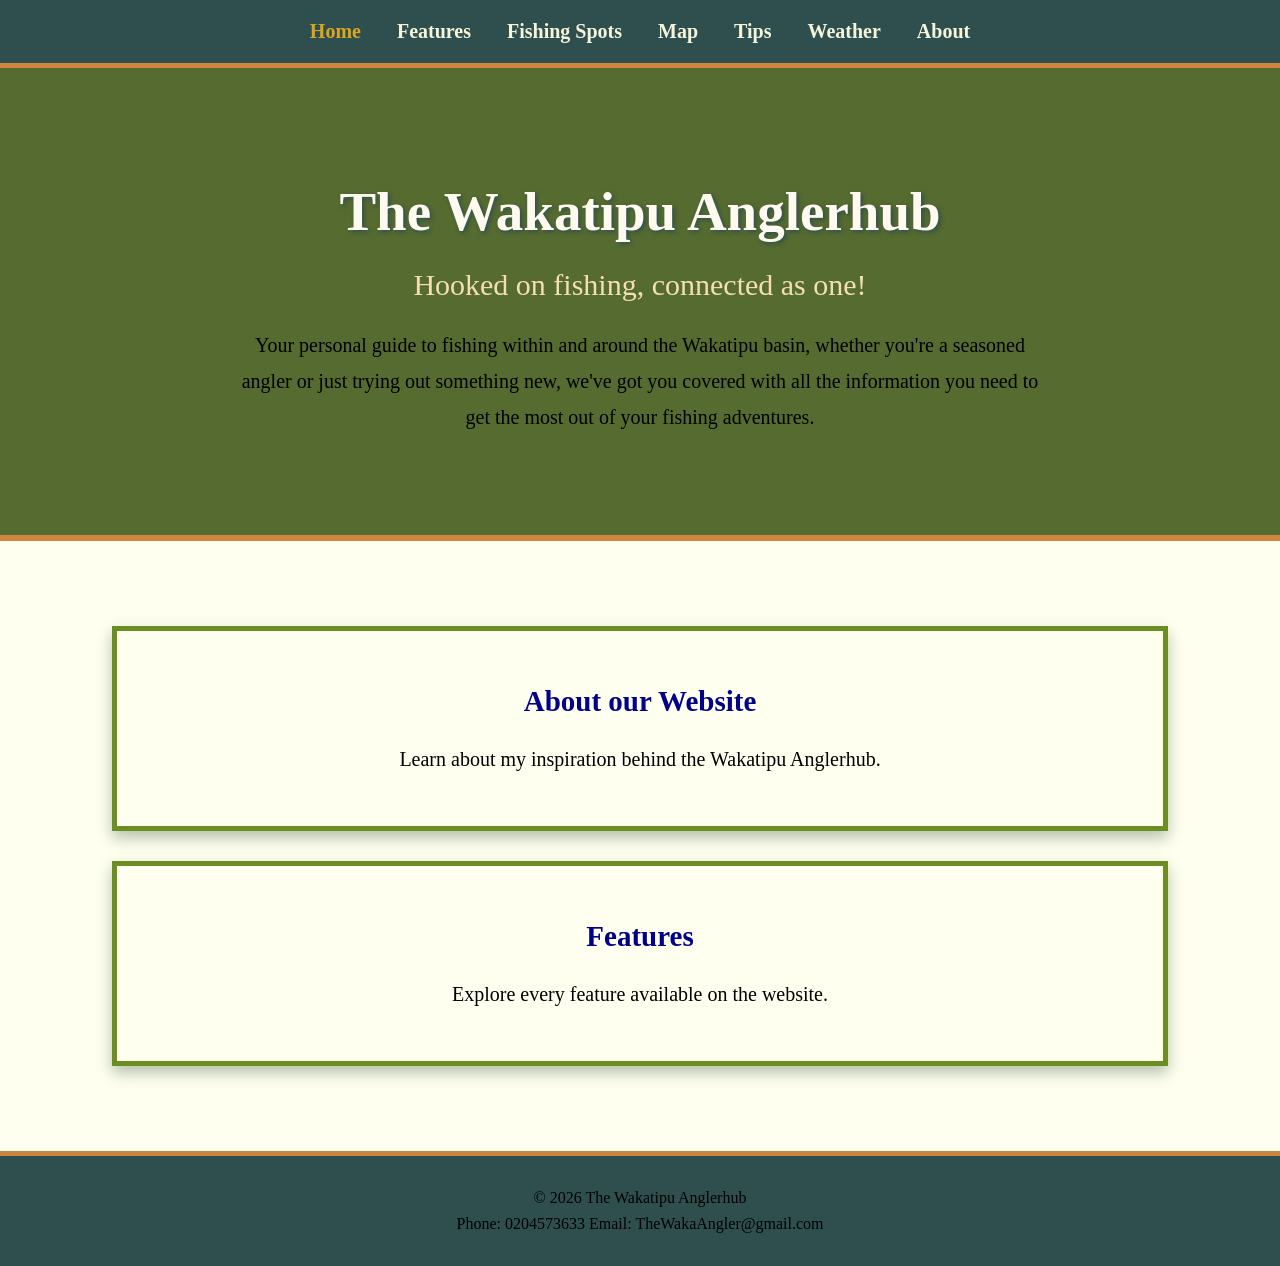
<file: index.html>
<!DOCTYPE html>
<html>
<head>
    <title> Home </title>
    <link rel="stylesheet" href="style.css">
</head>

<body>

    <nav> <!--Main navbar that would be shown across all pages-->
        <a href="index.html", class="nav-link active">Home</a>
         <a href="Features.html", class="nav-link">Features</a>
        <a href="fishingspots.html", class="nav-link">Fishing Spots</a>
        <a href="map.html", class="nav-link">Map</a>
        <a href="tips.html", class="nav-link">Tips</a>
        <a href="weather.html", class="nav-link">Weather</a>
        <a href="about.html", class="nav-link">About</a>
    </nav>

    <header>
        <h1> The Wakatipu Anglerhub </h1>
        <h2> Hooked on fishing, connected as one!</h2>

        <p>
            Your personal guide to fishing within and around the Wakatipu basin, whether you're a seasoned angler or just trying out something new, we've got you covered with all the information you need to get the most out of your fishing adventures.
        </p>
    </header>

    <section>
<!-- Using <a as a button that i can add text to so that it is easy for me to add hiver effects when the user goes over with the cursor to read information on the button which makes it clear that they need to click it which links directly to the cutom cursor which I added-->
        <a href="about.html" class="box-link">
            <div class="box">
                <h2> About our Website </h2>
                <!--Using clear language to keep the website looking clean and legible-->
                <p>
                    Learn about my inspiration behind the Wakatipu Anglerhub.
                </p>
            </div>
        </a>
        <a href="features.html" class="box-link">
            <div class="box">
                <h2> Features </h2>

                <p>
                    Explore every feature available on the website.
                </p>
            </div>

        </a>

    </section>

    <footer>
        <p>&copy; 2026 The Wakatipu Anglerhub</p>   <!--Added copyright symbol to give the website that overall professional loook and feeling-->
         <p>Phone: 0204573633 Email: TheWakaAngler@gmail.com</p>
    </footer>

</body>
</html>
</file>
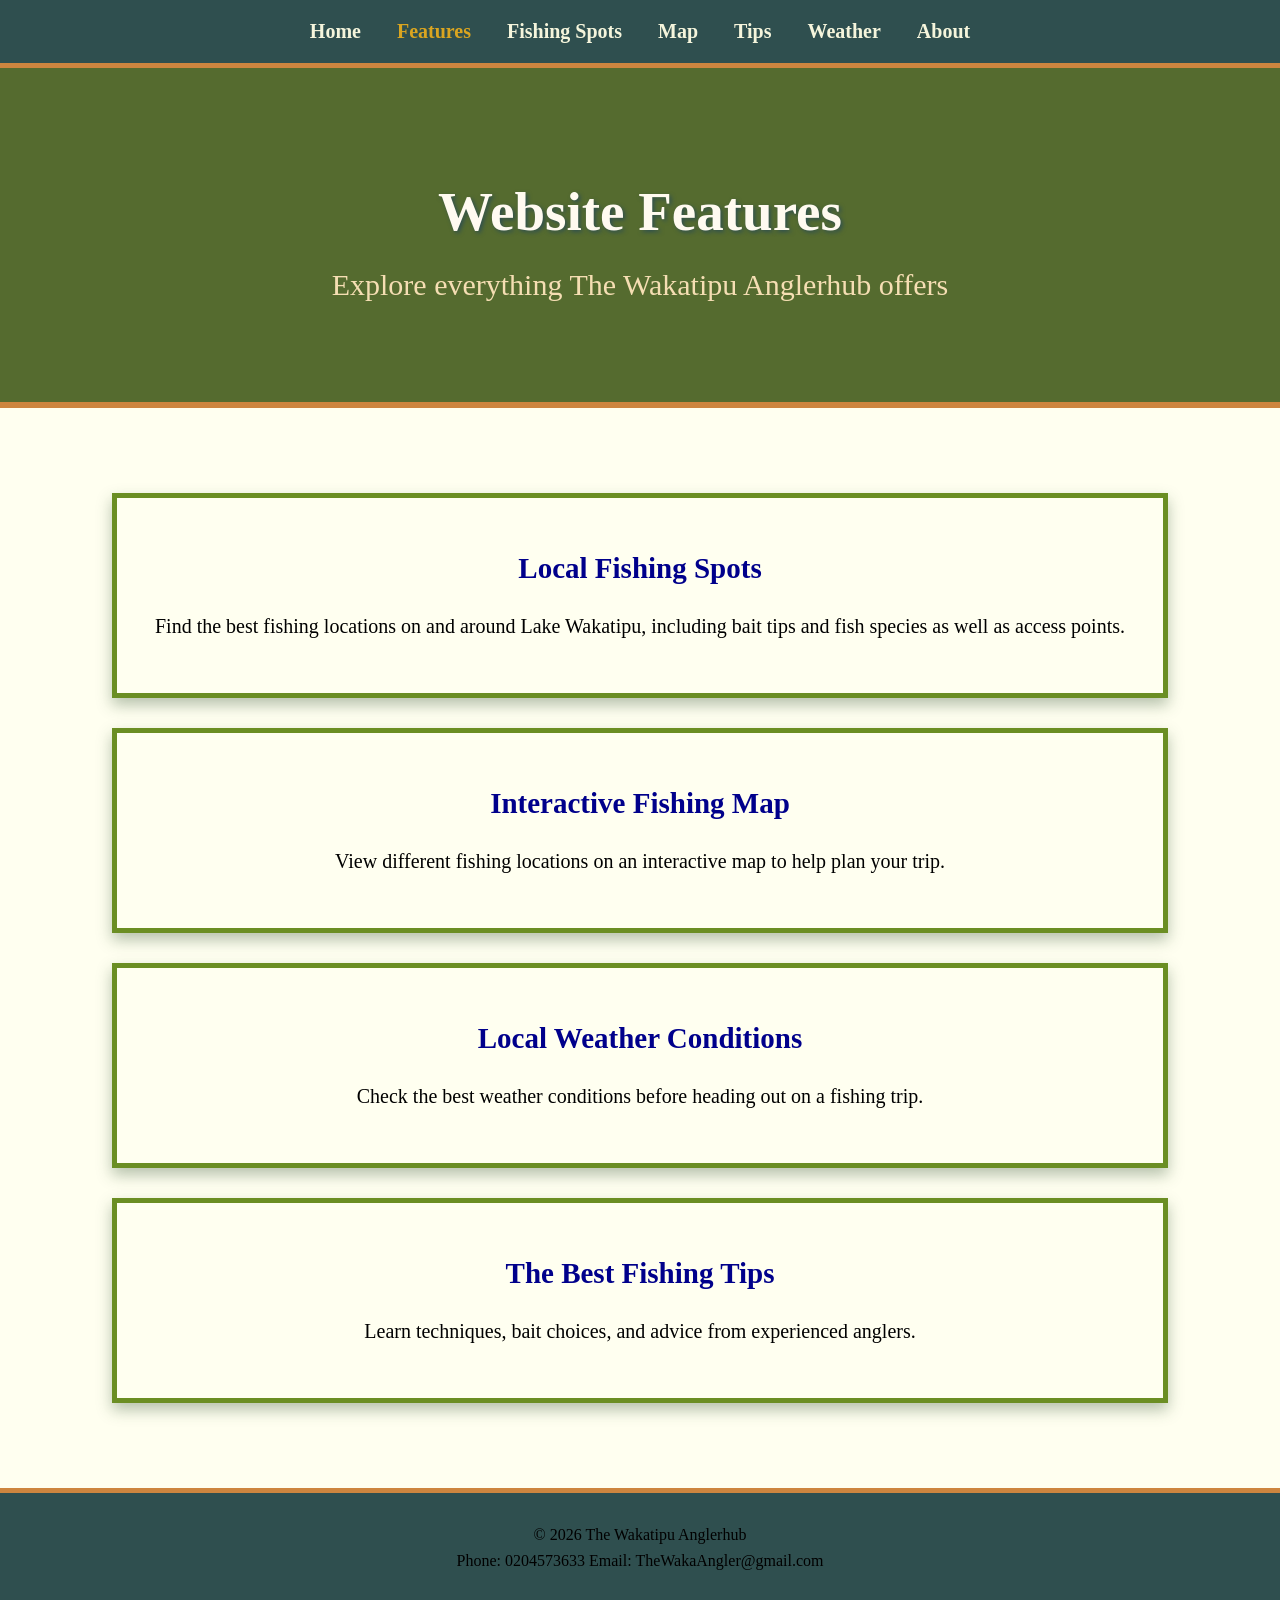
<file: Features.html>
<!DOCTYPE html>
<html>
<head>
    <title> Features </title>
    <link rel="stylesheet" href="style.css">
</head>

<body>

    <nav>
        <a href="index.html", class="nav-link">Home</a>
        <a href="Features.html", class="nav-link active">Features</a>
        <a href="fishingspots.html", class="nav-link">Fishing Spots</a>
        <a href="map.html", class="nav-link">Map</a>
        <a href="tips.html", class="nav-link">Tips</a>
        <a href="weather.html", class="nav-link">Weather</a>
        <a href="about.html", class="nav-link">About</a>
    </nav>

    <header>
        <h1>Website Features</h1>
        <h2>Explore everything The Wakatipu Anglerhub offers</h2>
    </header>

    <section>

        <a href="fishingspots.html" class="box-link">
            <div class="box">
                <h2>Local Fishing Spots</h2>
                <p>
                    Find the best fishing locations on and around Lake Wakatipu,
                    including bait tips and fish species as well as access points.
                </p>
            </div>
        </a>

        <a href="map.html" class="box-link">
            <div class="box">
                <h2>Interactive Fishing Map</h2>
                <p>
                    View different fishing locations on an interactive map to help plan your trip.
                </p>
            </div>
        </a>

        <a href="weather.html" class="box-link">
            <div class="box">
                <h2>Local Weather Conditions</h2>
                <p>
                    Check the best weather conditions before heading out on a fishing trip.
                </p>
            </div>
        </a>

        <a href="tips.html" class="box-link">
            <div class="box">
                <h2>The Best Fishing Tips</h2>
                <p>
                    Learn techniques, bait choices, and advice from experienced anglers.
                </p>
            </div>
        </a>

    </section>

    <footer>
        <p>&copy; 2026 The Wakatipu Anglerhub</p>
         <p>Phone: 0204573633 Email: TheWakaAngler@gmail.com</p>
    </footer>

</body>
</html>
</file>
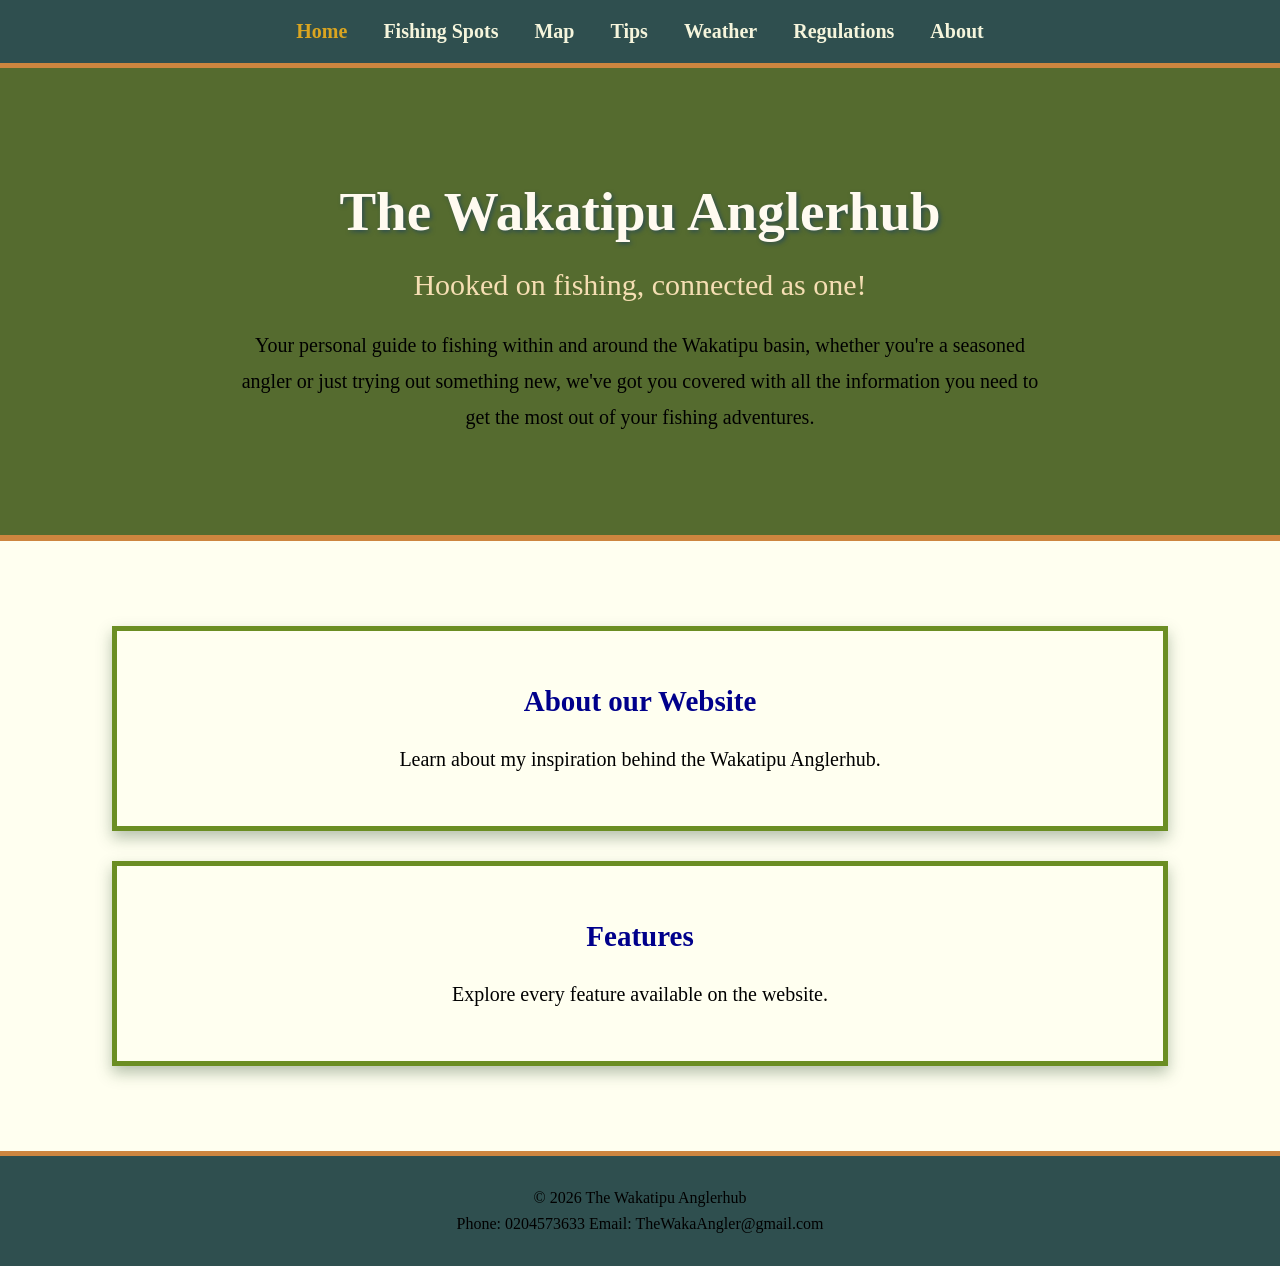
<file: Home.html>
<!DOCTYPE html>
<html>
<head>
    <title> Home </title>
    <link rel="stylesheet" href="style.css">
</head>

<body>

    <nav>
        <a href="Home.html", class="nav-link active">Home</a>
        <a href="fishingspots.html", class="nav-link">Fishing Spots</a>
        <a href="map.html", class="nav-link">Map</a>
        <a href="tips.html", class="nav-link">Tips</a>
        <a href="weather.html", class="nav-link">Weather</a>
        <a href="Regulations.html", class="nav-link">Regulations</a>
        <a href="about.html", class="nav-link">About</a>
    </nav>

    <header>
        <h1> The Wakatipu Anglerhub </h1>
        <h2> Hooked on fishing, connected as one! </h2>

        <p>
            Your personal guide to fishing within and around the Wakatipu basin, whether you're a seasoned angler or just trying out something new, we've got you covered with all the information you need to get the most out of your fishing adventures.
        </p>
    </header>

    <section>

        <a href="about.html" class="box-link">
            <div class="box">
                <h2> About our Website </h2>
                <!--Using clear language to keep the website looking clean and legible-->
                <p>
                    Learn about my inspiration behind the Wakatipu Anglerhub.
                </p>
            </div>
        </a>
        <a href="features.html" class="box-link">
            <div class="box">
                <h2> Features </h2>

                <p>
                    Explore every feature available on the website.
                </p>
            </div>

        </a>

    </section>

    <footer>
        <p>&copy; 2026 The Wakatipu Anglerhub</p>   <!--Added copyright symbol to give the website that overall professional loook and feeling-->
         <p>Phone: 0204573633 Email: TheWakaAngler@gmail.com</p>
    </footer>

</body>
</html>
</file>
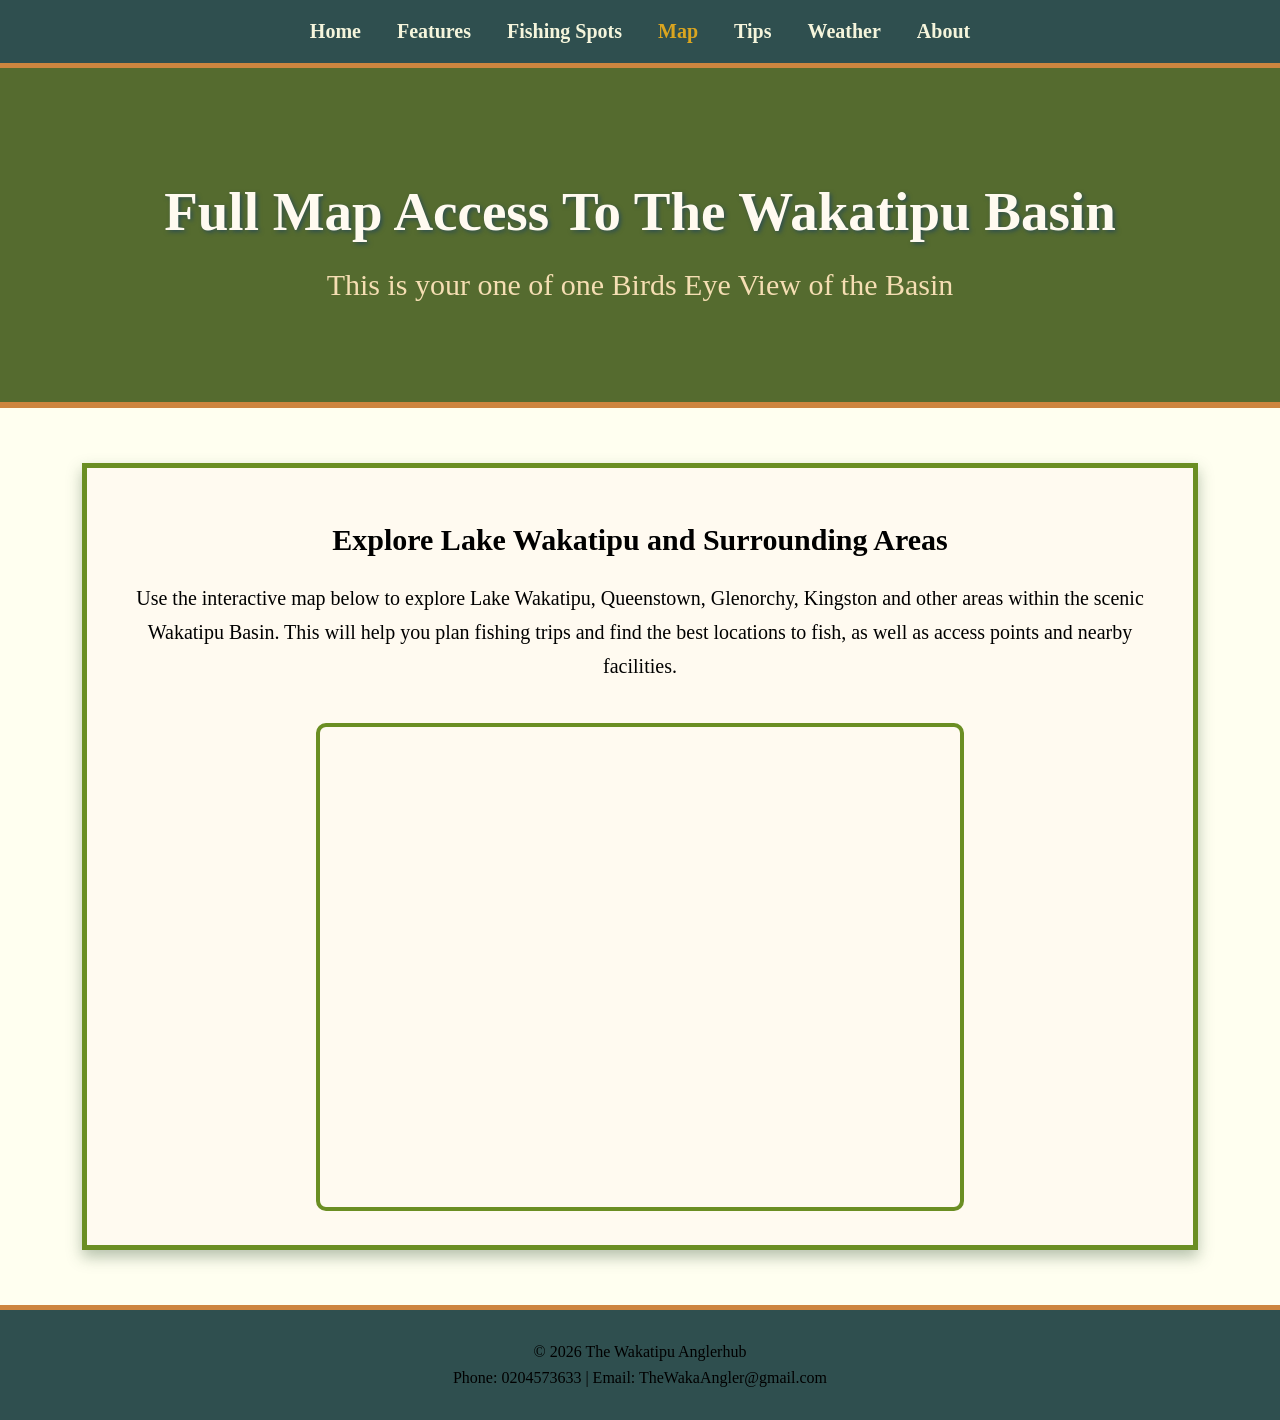
<file: map.html>
<!DOCTYPE html>
<html>
<head>
    <title>Map</title>
    <link rel="stylesheet" href="style.css">
</head>

<body>

    <nav>
        <a href="index.html" class="nav-link">Home</a>
        <a href="Features.html", class="nav-link">Features</a>
        <a href="fishingspots.html" class="nav-link">Fishing Spots</a>
        <a href="map.html" class="nav-link active">Map</a>
        <a href="tips.html" class="nav-link">Tips</a>
        <a href="weather.html" class="nav-link">Weather</a>
        <a href="about.html" class="nav-link">About</a>
    </nav>

    <header>
        <h1>Full Map Access To The Wakatipu Basin</h1>
        <h2>This is your one of one Birds Eye View of the Basin</h2>
    </header>

    <section class="map-section">
        <div class="map-box">
            <h2>Explore Lake Wakatipu and Surrounding Areas</h2>
            <p>
                Use the interactive map below to explore Lake Wakatipu,
                Queenstown, Glenorchy, Kingston and other areas within the scenic Wakatipu Basin.
                This will help you plan fishing trips and find the best locations to fish, 
                as well as access points and nearby facilities.
            </p>
          <iframe src="https://www.google.com/maps/d/embed?mid=1rYu-Kmc1EUdPztV0Gmvo1_e8vcNS12w&ehbc=2E312F" width="640" height="480"></iframe>
        </div>
<!-- This section of code is the link to my custom imbeded map which points to the exact spots mentioned on the fishing spots page-->
    </section>

    <footer>
        <p>&copy; 2026 The Wakatipu Anglerhub</p>
        <p>Phone: 0204573633 | Email: TheWakaAngler@gmail.com</p>
    </footer>

</body>
</html>
</file>
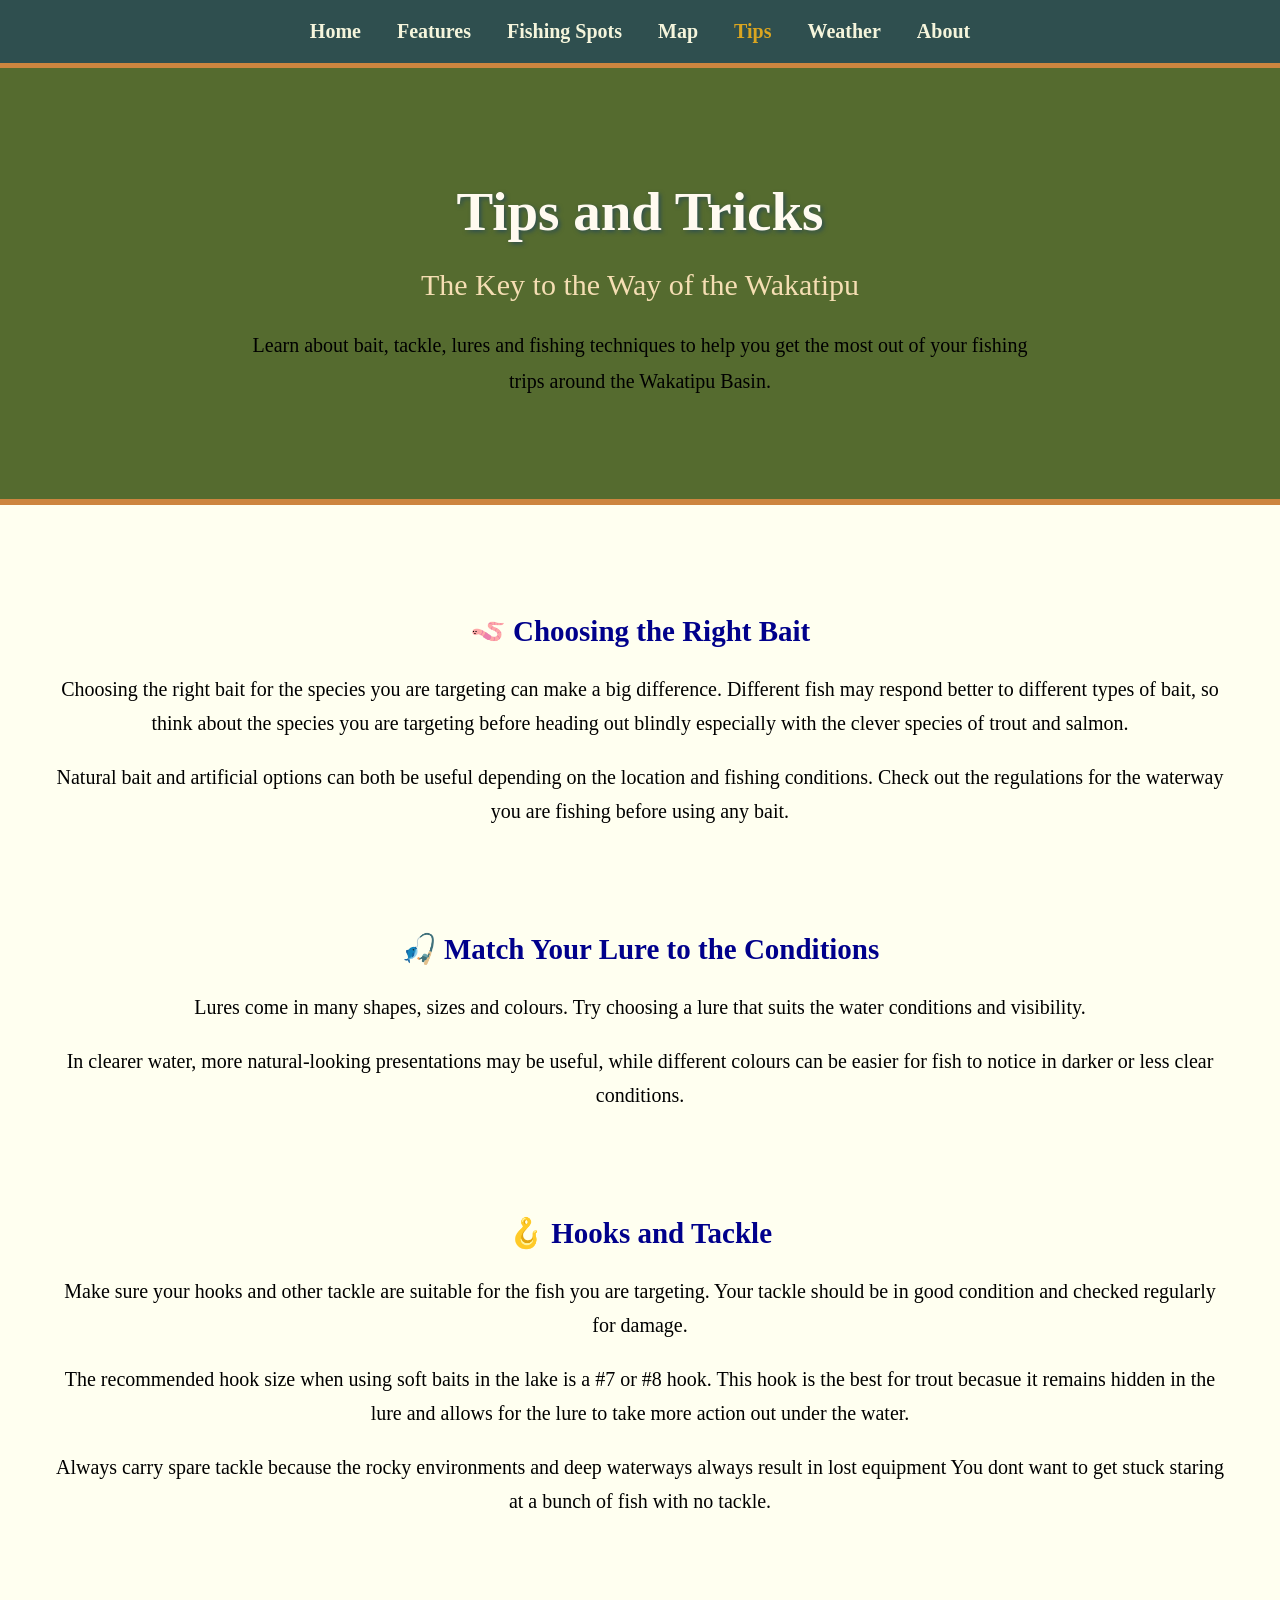
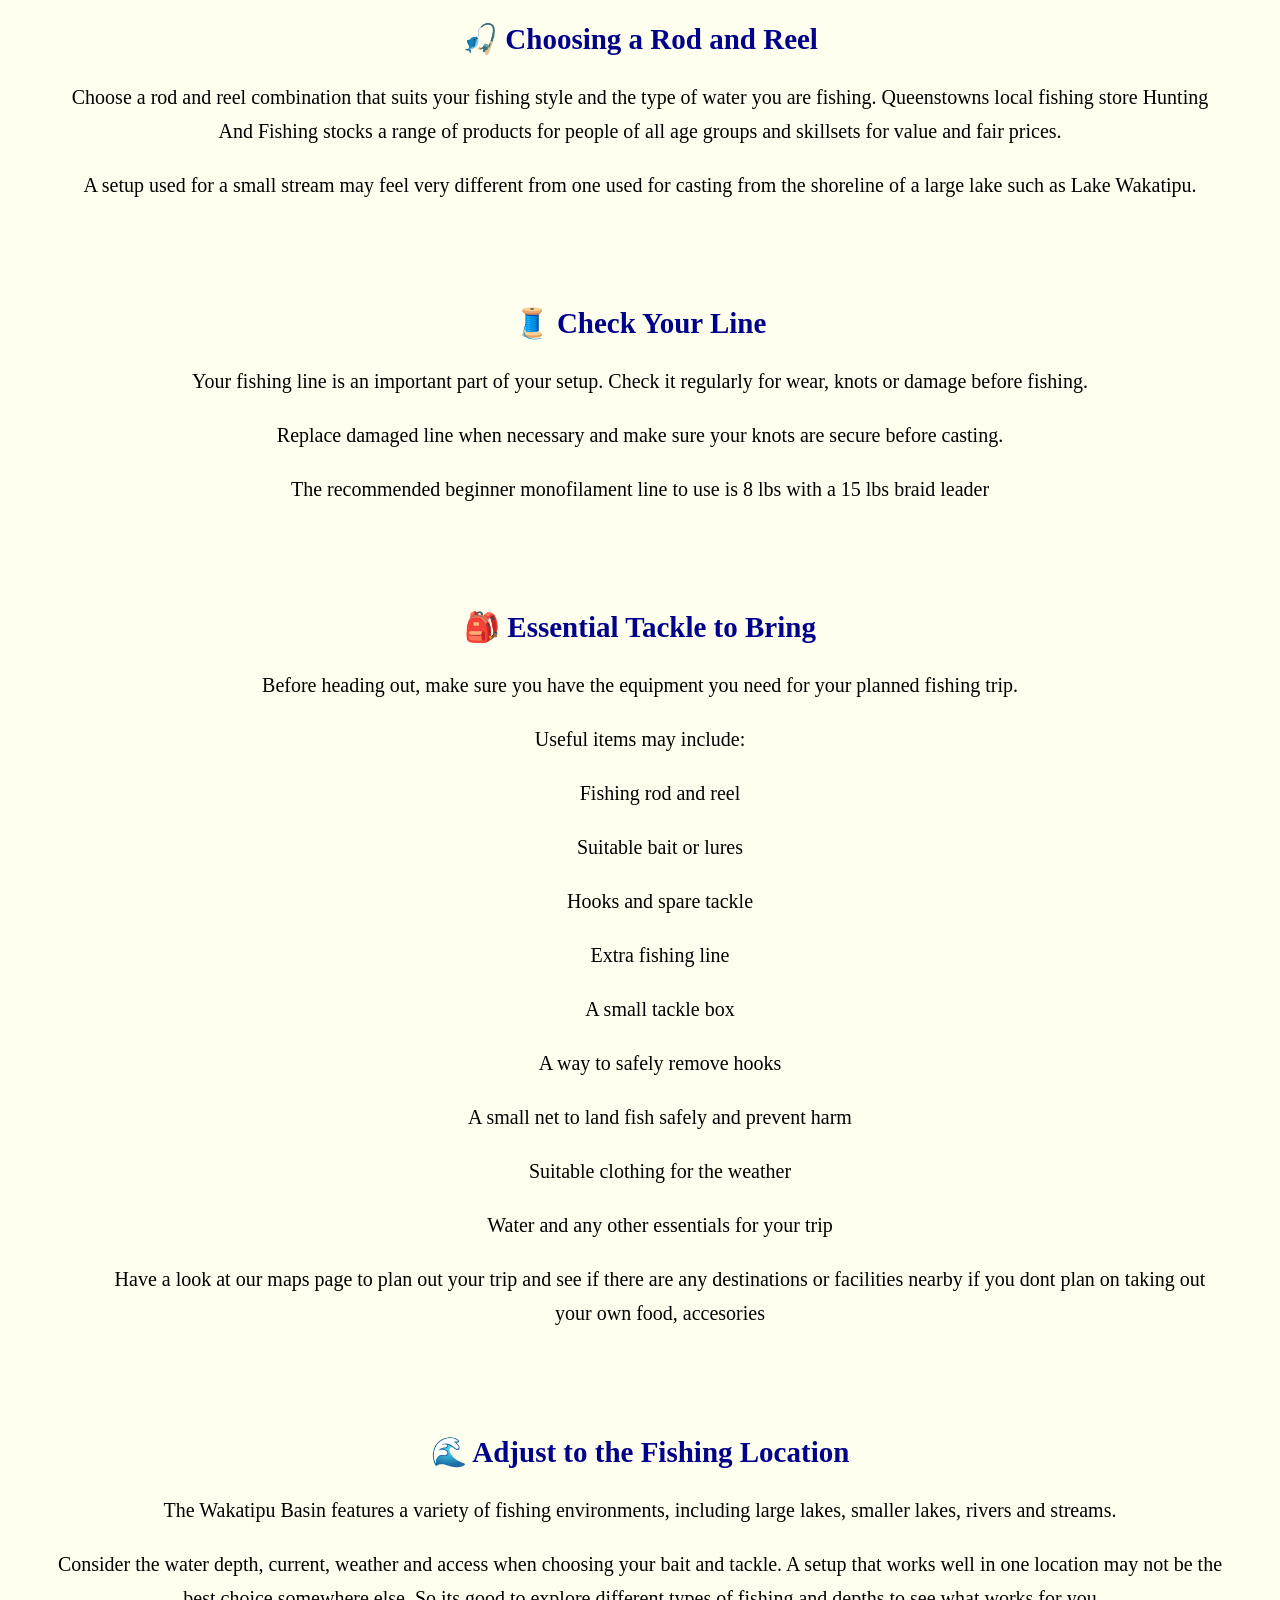
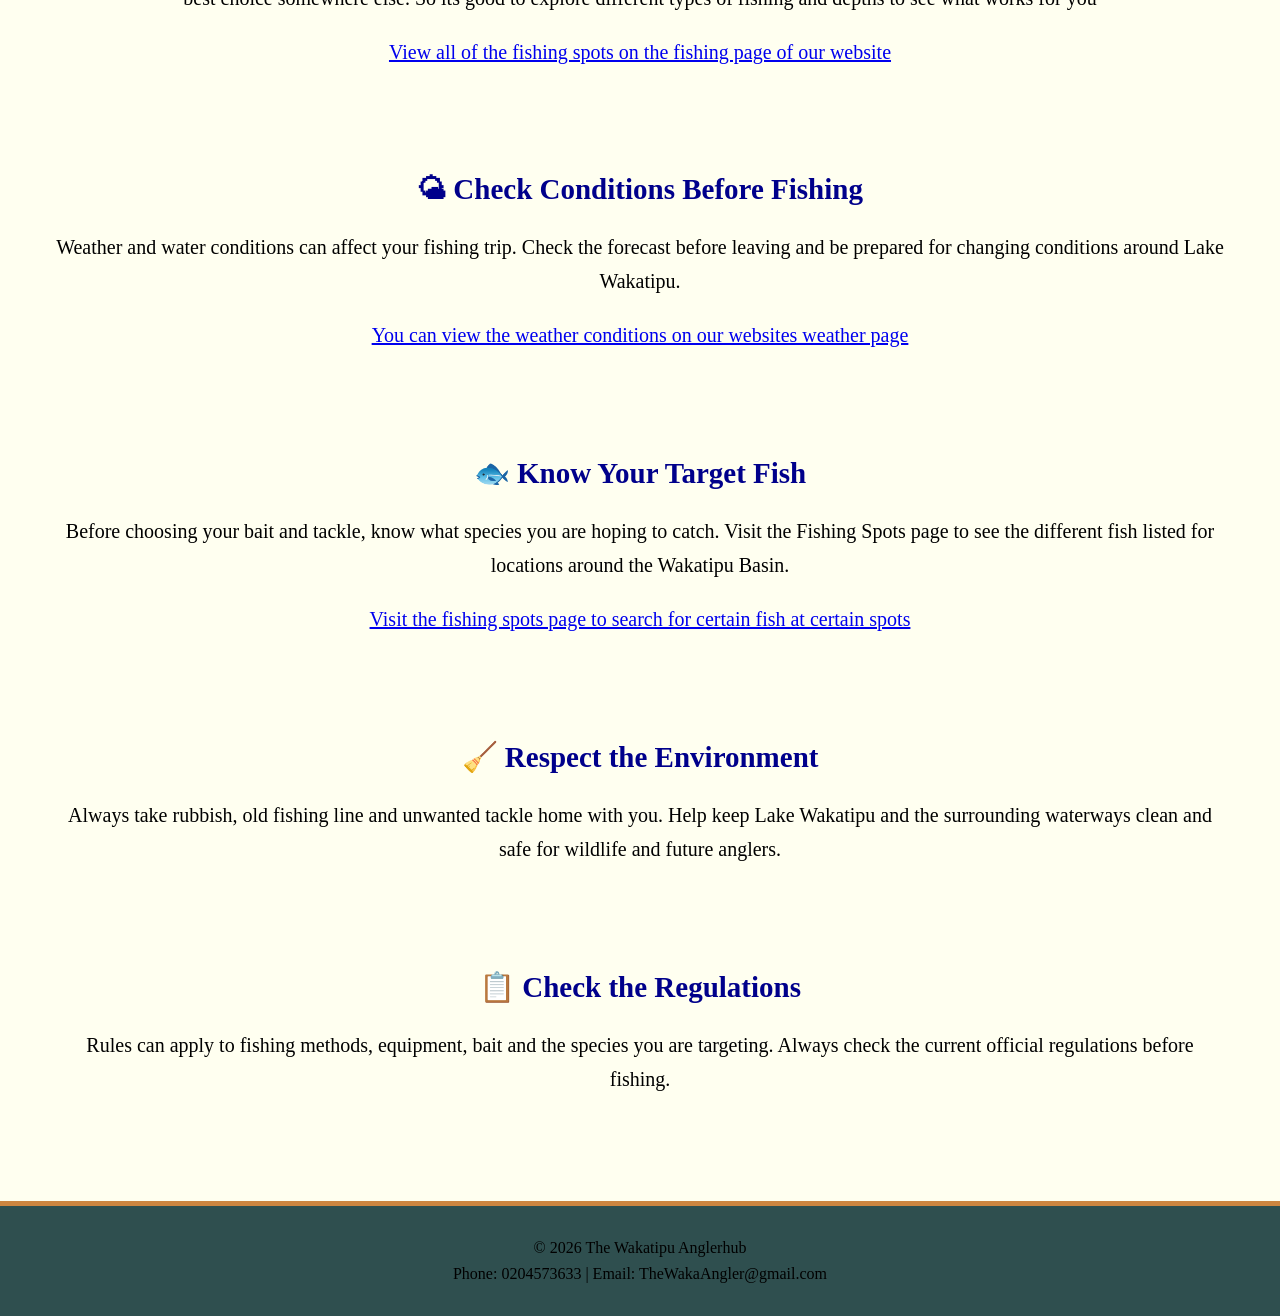
<file: tips.html>
<!DOCTYPE html>
<html lang="en">
<head>
    <title>Tips and Tricks | The Wakatipu Anglerhub</title>
    <link rel="stylesheet" href="style.css">
</head>

<body>

    <nav>
            <a href="index.html" class="nav-link">Home</a>
            <a href="Features.html", class="nav-link">Features</a>
            <a href="fishingspots.html" class="nav-link">Fishing Spots</a>
            <a href="map.html" class="nav-link">Map</a>
            <a href="tips.html" class="nav-link active">Tips</a>
            <a href="weather.html" class="nav-link">Weather</a>
            <a href="about.html" class="nav-link">About</a>
    </nav>

    <header>
        <h1>Tips and Tricks</h1>
        <h2>The Key to the Way of the Wakatipu</h2>

        <p>
            Learn about bait, tackle, lures and fishing techniques to help you
            get the most out of your fishing trips around the Wakatipu Basin.
        </p>
    </header>

    <section>

        <div class="box">
            <h2>🪱 Choosing the Right Bait</h2>

            <p>
                Choosing the right bait for the species you are targeting can make a big difference. 
                Different fish may respond better to different types of bait, so think
                about the species you are targeting before heading out blindly especially with the 
                clever species of trout and salmon.
            </p>

            <p>
                Natural bait and artificial options can both be useful depending
                on the location and fishing conditions. Check out the regulations
                for the waterway you are fishing before using any bait.
            </p>
        </div>

        <div class="box">
            <h2>🎣 Match Your Lure to the Conditions</h2>

            <p>
                Lures come in many shapes, sizes and colours. Try choosing a
                lure that suits the water conditions and visibility.
            </p>

            <p>
                In clearer water, more natural-looking presentations may be
                useful, while different colours can be easier for fish to notice
                in darker or less clear conditions.
            </p>
        </div>

        <div class="box">
            <h2>🪝 Hooks and Tackle</h2>

            <p>
                Make sure your hooks and other tackle are suitable for the fish
                you are targeting. Your tackle should be in good condition and
                checked regularly for damage.
            </p>

            <p>
                The recommended hook size when using soft baits in the lake is a #7 or #8 hook. 
                This hook is the best for trout becasue it remains hidden in the lure and allows 
                for the lure to take more action out under the water.
            </p>

            <p>
                Always carry spare tackle because the rocky environments and deep waterways always result in lost equipment
                You dont want to get stuck staring at a bunch of fish with no tackle.
            </p>
        </div>

        <div class="box">
            <h2>🎣 Choosing a Rod and Reel</h2>

            <p>
                Choose a rod and reel combination that suits your fishing style
                and the type of water you are fishing. Queenstowns local fishing store 
                Hunting And Fishing stocks a range of products for people of all age groups
                and skillsets for value and fair prices.
            </p>

            <p>
                A setup used for a small stream may feel very different from
                one used for casting from the shoreline of a large lake such as
                Lake Wakatipu.
            </p>
        </div>

        <div class="box">
            <h2>🧵 Check Your Line</h2>

            <p>
                Your fishing line is an important part of your setup. Check it
                regularly for wear, knots or damage before fishing.
            </p>

            <p>
                Replace damaged line when necessary and make sure your knots
                are secure before casting.
            </p>

            <p>
                The recommended beginner monofilament line to use is 8 lbs with a 15 lbs braid leader
            </p>
        </div>

        <div class="box">
            <h2>🎒 Essential Tackle to Bring</h2>

            <p>
                Before heading out, make sure you have the equipment you need
                for your planned fishing trip.
            </p>

            <p>
                Useful items may include:
            </p>

            <ul class="tips-list">
                <p>Fishing rod and reel </p>
                <p>Suitable bait or lures </p>
                <p>Hooks and spare tackle </p>
                <p>Extra fishing line </p>
                <p>A small tackle box </p>
                <p>A way to safely remove hooks </p>
                <p>A small net to land fish safely and prevent harm </p>
                <p>Suitable clothing for the weather </p>
                <p>Water and any other essentials for your trip </p>
                <p>Have a look at our maps page to plan out your trip and see if there are any destinations or facilities nearby if you dont plan on taking out your own food, accesories <e class="t c"></e> </p>
            </ul>
        </div>

        <div class="box">
            <h2>🌊 Adjust to the Fishing Location</h2>

            <p>
                The Wakatipu Basin features a variety of fishing environments,
                including large lakes, smaller lakes, rivers and streams.
            </p>

            <p>
                Consider the water depth, current, weather and access when
                choosing your bait and tackle. A setup that works well in one
                location may not be the best choice somewhere else. So its good
                to explore different types of fishing and depths to see what works
                for you
            </p>

            <p>
                <a href="fishingspots.html"> View all of the fishing spots on the fishing page of our website</a>
            </p>
        </div>

        <div class="box">
            <h2>🌤 Check Conditions Before Fishing</h2>

            <p>
                Weather and water conditions can affect your fishing trip.
                Check the forecast before leaving and be prepared for changing
                conditions around Lake Wakatipu.
            </p>

            <p>
                <a href="weather.html">You can  view the weather conditions on our websites weather page</a>
            </p>
        </div>

        <div class="box">
            <h2>🐟 Know Your Target Fish</h2>

            <p>
                Before choosing your bait and tackle, know what species you
                are hoping to catch. Visit the Fishing Spots page to see the
                different fish listed for locations around the Wakatipu Basin.
            </p>

            <p> 
                <a href="fishingspots.html"> Visit the fishing spots page to search for certain fish at certain spots</a>
            </p>
        </div>

        <div class="box">
            <h2>🧹 Respect the Environment</h2>

            <p>
                Always take rubbish, old fishing line and unwanted tackle home
                with you. Help keep Lake Wakatipu and the surrounding waterways
                clean and safe for wildlife and future anglers.
            </p>
        </div>

        <div class="box">
            <h2>📋 Check the Regulations</h2>

            <p>
                Rules can apply to fishing methods, equipment, bait and the
                species you are targeting. Always check the current official
                regulations before fishing.
            </p>

    </section>

    <footer>
        <p>&copy; 2026 The Wakatipu Anglerhub</p>
        <p>Phone: 0204573633 | Email: TheWakaAngler@gmail.com</p>
    </footer>

</body>

</html>
</file>
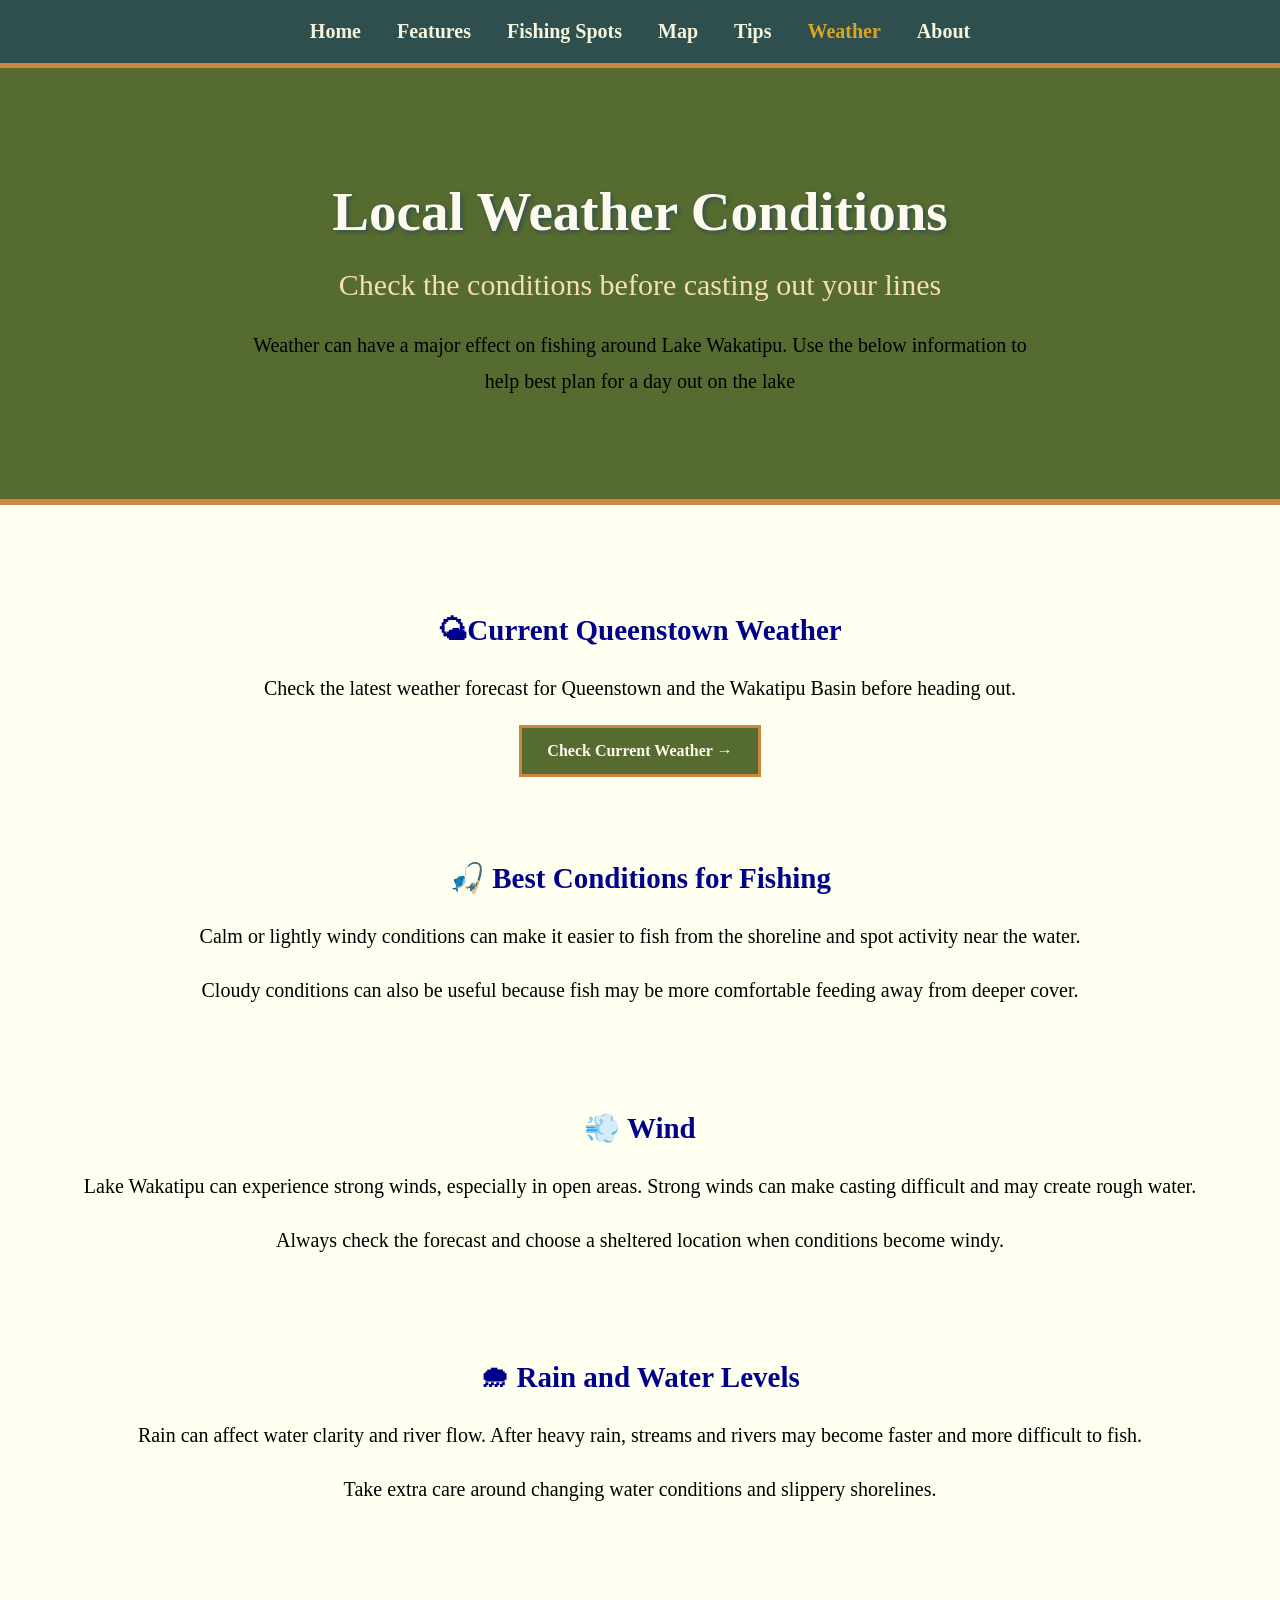
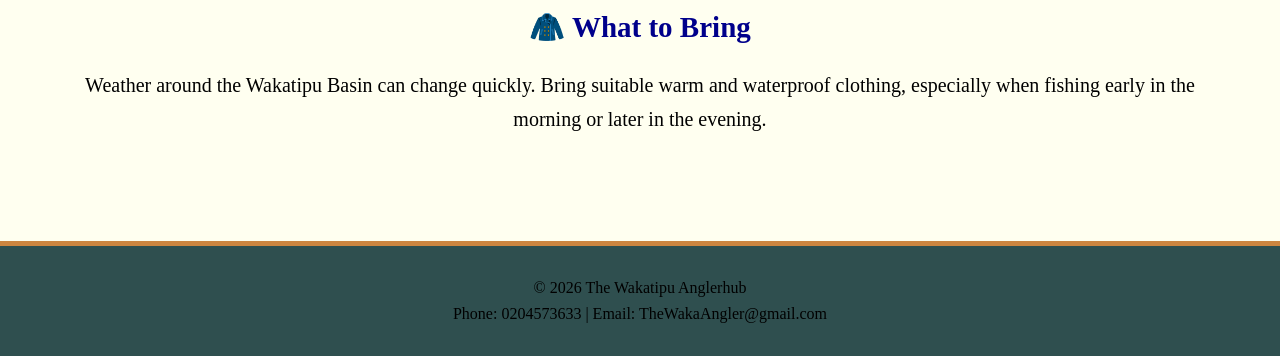
<file: weather.html>
<!DOCTYPE html>
<html>
<head>
    <title>Weather | The Wakatipu Anglerhub</title>
    <link rel="stylesheet" href="style.css">
</head>

<body>

    <nav>
            <a href="index.html" class="nav-link">Home</a>
            <a href="Features.html", class="nav-link">Features</a>
            <a href="fishingspots.html" class="nav-link">Fishing Spots</a>
            <a href="map.html" class="nav-link">Map</a>
            <a href="tips.html" class="nav-link">Tips</a>
            <a href="weather.html" class="nav-link active">Weather</a>
            <a href="about.html" class="nav-link">About</a>
    </nav>

    <header>
        <h1>Local Weather Conditions</h1>
        <h2>Check the conditions before casting out your lines</h2>

        <p>
            Weather can have a major effect on fishing around Lake Wakatipu.
             Use the below information to help best plan for a day out on the lake
        </p>
    </header>

    <section>

        <div class="box weather-card">
            <h2>🌤Current Queenstown Weather</h2>

            <p>
                Check the latest weather forecast for Queenstown and the
                Wakatipu Basin before heading out.
            </p>

            <a class="weather-button"
               href="https://www.accuweather.com/en/nz/queenstown/249932/weather-forecast/249932"
               target="_blank">
                Check Current Weather →
            </a>
        </div>

        <div class="box">
            <h2>🎣 Best Conditions for Fishing</h2>

            <p>
                Calm or lightly windy conditions can make it easier to fish
                from the shoreline and spot activity near the water.
            </p>

            <p>
                Cloudy conditions can also be useful because fish may be more
                comfortable feeding away from deeper cover.
            </p>
        </div>

        <div class="box">
            <h2>💨 Wind</h2>

            <p>
                Lake Wakatipu can experience strong winds, especially in open
                areas. Strong winds can make casting difficult and may create
                rough water.
            </p>

            <p>
                Always check the forecast and choose a sheltered location when
                conditions become windy.
            </p>
        </div>

        <div class="box">
            <h2>🌧 Rain and Water Levels</h2>

            <p>
                Rain can affect water clarity and river flow. After heavy rain,
                streams and rivers may become faster and more difficult to fish.
            </p>

            <p>
                Take extra care around changing water conditions and slippery
                shorelines.
            </p>
        </div>

        <div class="box">
            <h2>🧥 What to Bring</h2>

            <p>
                Weather around the Wakatipu Basin can change quickly. Bring
                suitable warm and waterproof clothing, especially when fishing
                early in the morning or later in the evening.
            </p>
        </div>

    </section>

    <footer>
        <p>&copy; 2026 The Wakatipu Anglerhub</p>
        <p>Phone: 0204573633 | Email: TheWakaAngler@gmail.com</p>
    </footer>

</body>

</html>
</file>
<file: style.css>
body{
    margin: 0;
    font-family: Georgia, 'Times New Roman', Times, serif;
    background-color: beige;
    color: darkolivegreen;
}

nav{
    background-color: darkslategray;
    padding: 20px 10px;
    text-align: center;
    border-bottom: 5px solid peru;
    position: sticky;
    top: 0;
    z-index: 1000;
}

nav a{
    color: beige;
    text-decoration: none;
    margin: 11px 16px;
    font-size: 20px;
    font-weight: bold;
}

.nav-link{
    transition: 0.67s ease;
}

.nav-link:hover,
.nav-link.active {
    color: goldenrod;
}

header{
    text-align: center;
    padding: 75px 25px;
    background-color: darkolivegreen;
    color: floralwhite;
    border-bottom: 6px solid peru;
}

header h1{
    font-size: 55px;
    margin-bottom: 10px;
    text-shadow: 2px 2px 4px darkslategray;
}

header h2{
    font-size: 30px; /* Fixed typo from 30spx */
    font-weight: normal;
    color: wheat;
}

header p{
    max-width: 800px;
    margin: 25px auto;
    font-size: 20px;
    line-height: 1.8;
}

section{
    padding: 55px 25px;
    text-align: center;
    background-color: ivory;
}

p{
    text-align: center;
    color:black;
}

.box-link{
    text-decoration: none;
    color:darkblue;
    display: block;
    width: 85%;
    margin: 30px auto;
    background-size: cover;
    background-position: center;
    background-repeat: no-repeat;
    border: 5px solid olivedrab;
    box-shadow: 0 7px 14px rgba(47, 79, 47, 0.35);
}

.box{ 
    background-color: rgba(255, 255, 240, 0.60); 
    padding: 30px; 
    transition: 0.3s ease; 
} 

.box h2{
    color:darkblue;
    font-size: 29px;
}

.box p{
    font-size: 20px;
    line-height: 1.7;
}

.box-link\:hover .box{ 
    background-color: ivory; 
    transform: scale(1.03); 
} 
/* Added blue to my colour scheme to represent the water when fishing which should flow perfectly into my website */
.box-link:hover{ 
    border-color: steelblue; 
    outline: 2px solid dodgerblue; 
} 
.fishing-spots-page section{
    background-color: rgba(47, 79, 47, 0.85);
}

.fishing-spots-page .box{
    background-color: rgba(255, 255, 240, 0.90);
}

.fishing-spots-page .box h2{
    color: Black;
}


.map-box{
    background-color: floralwhite;
    padding: 30px;
    width: 85%;
    margin: auto;
    border: 5px solid olivedrab;
    box-shadow: 0 7px 14px rgba(47, 79, 47, 0.35);
}

.map-box h2{
    color: black;
    font-size: 30px;
}

.map-box p{
    font-size: 20px;
    line-height: 1.7;
}

.map-box iframe{
    margin-top: 20px;
    border-radius: 10px;
    border: 4px solid olivedrab;
}

/* Added some blue to the buttons with specific actions */
button{
    background-color: darkolivegreen;
    color: floralwhite;
    border: 2px solid peru;
    padding: 12px 25px;
    cursor: pointer;
    font-size: 16px;
    font-family: Georgia, 'Times New Roman', Times, serif;
    transition: 0.3s;
}

button:hover{
    background-color: steelblue;
    border-color: navy;
    color: white;
}

.hidden-info{
    display: none;
    margin-top: 20px;
    padding: 15px;
    background-color: beige;
    border-left: 5px solid steelblue; /* Blue accent border */
}

.show-info{
    display: block;
}

.search-container {
    text-align: center;
    margin: 20px 0;
}

/*Added blue to the new fish search bar styling*/
#fishSearch {
    width: 80%;
    max-width: 400px;
    padding: 10px 15px;
    font-size: 16px;
    border: 2px solid steelblue;
    border-radius: 6px;
}

#fishSearch:focus {
    border-color: dodgerblue;
    box-shadow: 0 0 8px royalblue;
    outline: none;
}

.weather-button {
    display: inline-block;
    background-color: darkolivegreen;
    color: floralwhite;
    padding: 14px 25px;
    text-decoration: none;
    font-weight: bold;
    border: 3px solid peru;
    transition: 0.3s ease;
}

.weather-button:hover {
    background-color: steelblue;
    border-color: navy;
    transform: scale(1.05);
}

footer{
    background-color: darkslategray;
    color: beige;
    text-align: center;
    padding: 25px;
    border-top: 5px solid peru;
}

footer p{
    margin: 8px;
}

/* Added code that makes my website user friendly just by changing the navbar sizes header sizes and box links */

@media (max-width: 800px) {
    nav {
        flex-direction: column;
        gap: 8px;
    }
    .nav-links {
        display: flex;
        flex-wrap: wrap;
        justify-content: center;
    }
    nav a {
        margin: 8px;
        font-size: 16px;
    }
    header {
        padding: 45px 20px;
    }
    header h1 {
        font-size: 38px;
    }
    header h2 {
        font-size: 23px;
    }
    .box-link,
    .map-box {
        width: 95%;
    }
    .map-box iframe {
        width: 100%;
        height: 400px;
    }
}
</file>
